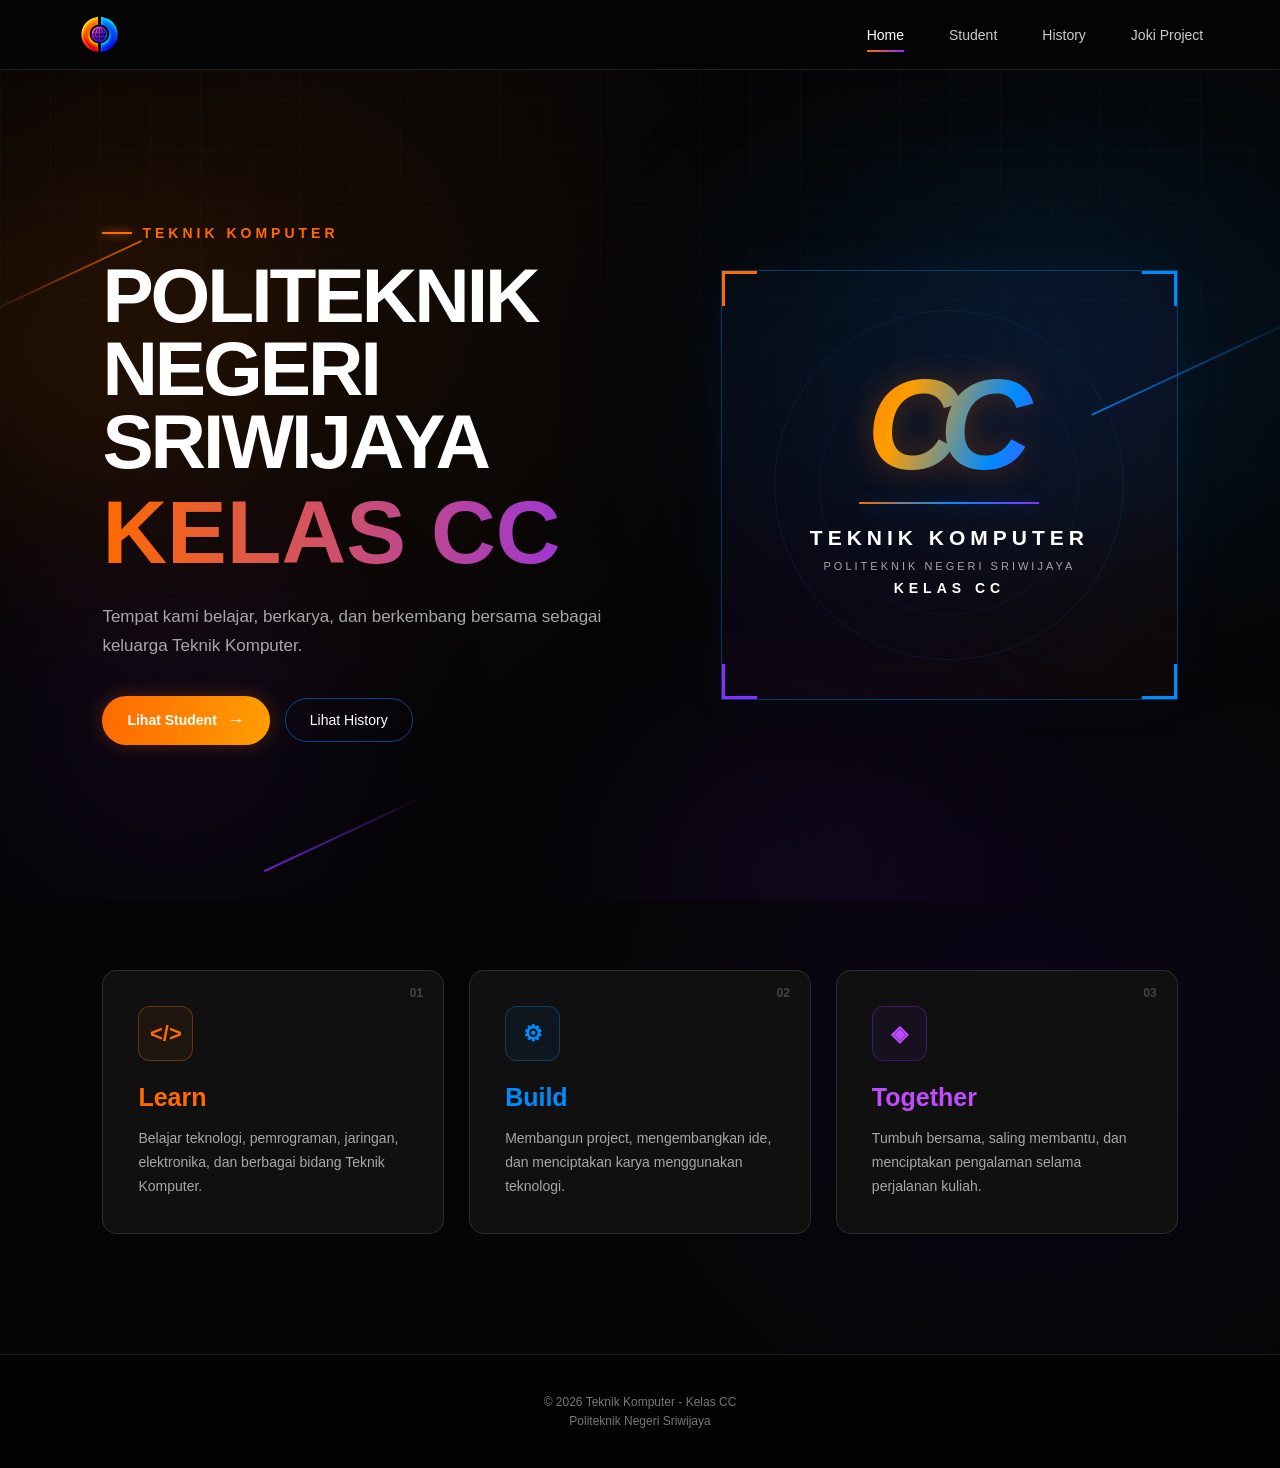
<file: index.html>
<!DOCTYPE html>
<html lang="id">

<head>
    <meta charset="UTF-8">
    <meta name="viewport" content="width=device-width, initial-scale=1.0">

    <title>Class CC - Teknik Komputer</title>

    <!-- CSS -->
    <link rel="stylesheet" href="css/style.css">
</head>

<body>

    <!-- ================= NAVBAR ================= -->

    <header>

        <nav class="navbar">

            <!-- Logo -->

            <div class="logo">
                <a href="index.html">
                    <img src="images/logo-cc.png" alt="Logo Kelas CC">
                </a>
            </div>


            <!-- Tombol Hamburger -->

            <button class="menu-button">

                <span></span>
                <span></span>
                <span></span>

            </button>


            <!-- Menu -->

            <ul class="nav-menu">

                <li>
                    <a href="index.html" class="active">
                        Home
                    </a>
                </li>

                <li>
                    <a href="student.html">
                        Student
                    </a>
                </li>

                <li>
                    <a href="history.html">
                        History
                    </a>
                </li>

                <li>
                    <a href="joki.html">
                        Joki Project
                    </a>
                </li>

            </ul>

        </nav>

    </header>


    <!-- ================= HOME ================= -->

    <main>

        <section class="hero">

            <!-- Dekorasi background -->

            <div class="hero-grid"></div>

            <div class="glow glow-orange"></div>
            <div class="glow glow-blue"></div>
            <div class="glow glow-purple"></div>


            <!-- Garis dekorasi -->

            <div class="tech-line line-1"></div>
            <div class="tech-line line-2"></div>
            <div class="tech-line line-3"></div>


            <!-- ================= HERO CONTENT ================= -->

            <div class="hero-content">

                <div class="hero-label">
                    <span></span>
                    TEKNIK KOMPUTER
                </div>


                <h1>
                    POLITEKNIK NEGERI
                    <br>
                    SRIWIJAYA
                </h1>


                <h2>
                    KELAS CC
                </h2>


                <p class="description">

                    Tempat kami belajar,
                    berkarya, dan berkembang
                    bersama sebagai keluarga
                    Teknik Komputer.

                </p>


                <div class="hero-buttons">

                    <a href="student.html" class="button">

                        Lihat Student

                        <span class="arrow">
                            →
                        </span>

                    </a>


                    <a href="history.html" class="button-outline">

                        Lihat History

                    </a>

                </div>

            </div>


            <!-- ================= CLASS LOGO ================= -->

            <div class="hero-visual">

                <div class="visual-frame">

                    <div class="corner corner-tl"></div>
                    <div class="corner corner-tr"></div>
                    <div class="corner corner-bl"></div>
                    <div class="corner corner-br"></div>


                    <div class="visual-content">

                        <div class="cc-logo">
                            CC
                        </div>


                        <div class="visual-line"></div>


                        <h3>
                            TEKNIK KOMPUTER
                        </h3>


                        <p>
                            POLITEKNIK NEGERI SRIWIJAYA
                        </p>


                        <strong>
                            KELAS CC
                        </strong>

                    </div>


                    <!-- Lingkaran dekorasi -->

                    <div class="circle circle-1"></div>
                    <div class="circle circle-2"></div>

                </div>

            </div>

        </section>


        <!-- ================= INTRO ================= -->

        <section class="intro">


            <!-- LEARN -->

            <div class="intro-card">

                <div class="card-number">
                    01
                </div>

                <div class="intro-icon orange-icon">
                    &lt;/&gt;
                </div>

                <h2>
                    Learn
                </h2>

                <p>
                    Belajar teknologi, pemrograman,
                    jaringan, elektronika, dan berbagai
                    bidang Teknik Komputer.
                </p>

            </div>


            <!-- BUILD -->

            <div class="intro-card">

                <div class="card-number">
                    02
                </div>

                <div class="intro-icon blue-icon">
                    ⚙
                </div>

                <h2>
                    Build
                </h2>

                <p>
                    Membangun project, mengembangkan
                    ide, dan menciptakan karya
                    menggunakan teknologi.
                </p>

            </div>


            <!-- TOGETHER -->

            <div class="intro-card">

                <div class="card-number">
                    03
                </div>

                <div class="intro-icon purple-icon">
                    ◈
                </div>

                <h2>
                    Together
                </h2>

                <p>
                    Tumbuh bersama, saling membantu,
                    dan menciptakan pengalaman
                    selama perjalanan kuliah.
                </p>

            </div>


        </section>

    </main>


    <!-- ================= FOOTER ================= -->

    <footer>

        <p>
            © 2026 Teknik Komputer - Kelas CC
        </p>

        <p>
            Politeknik Negeri Sriwijaya
        </p>

    </footer>

    <script src="js/script.js"></script>
</body>
</html>
</file>
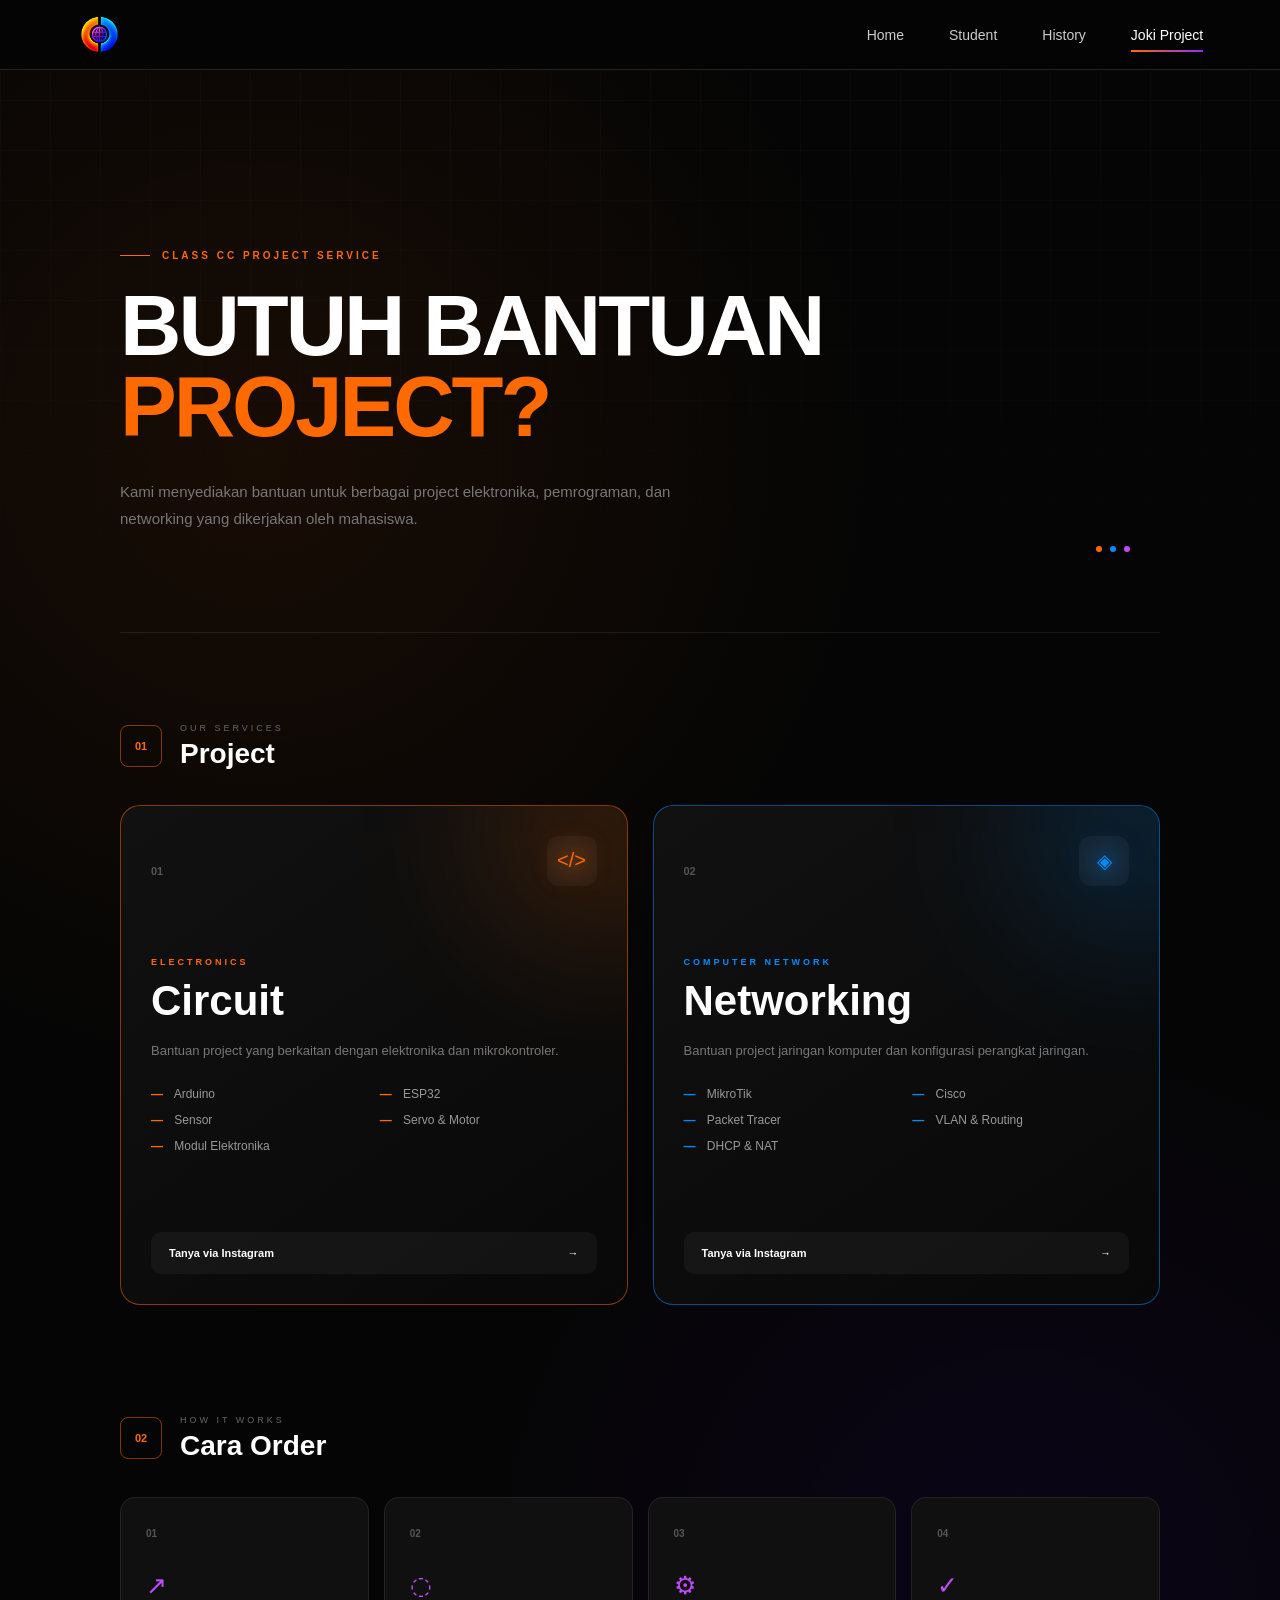
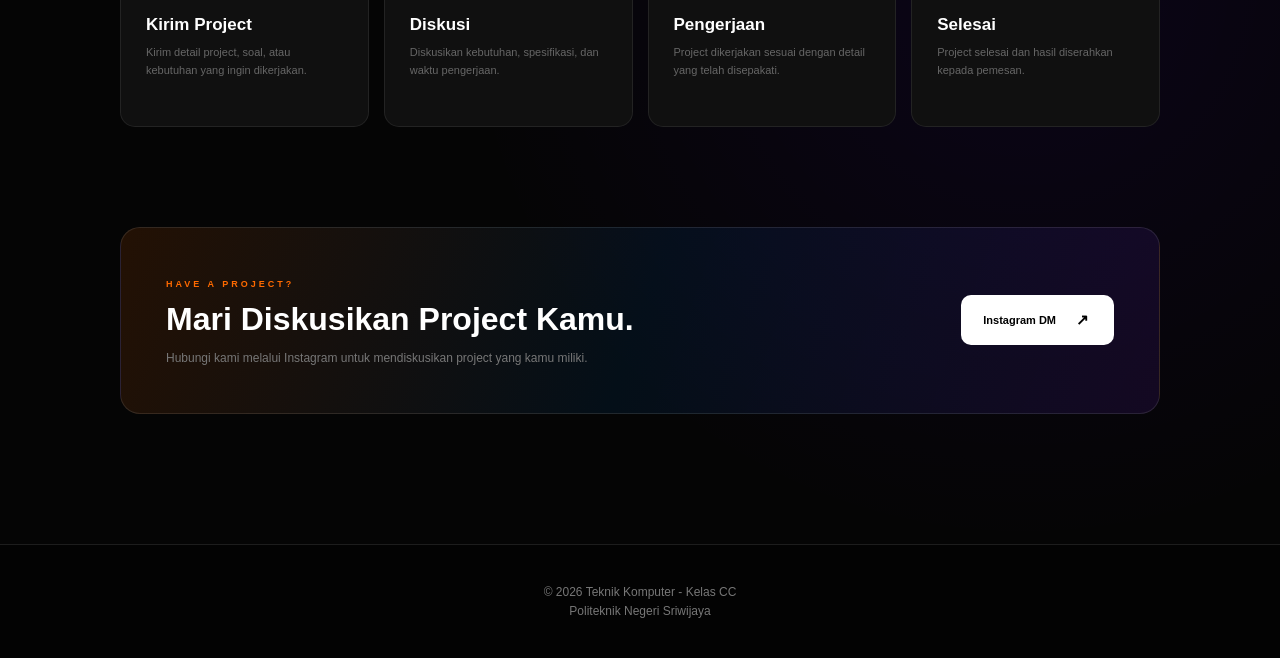
<file: joki.html>
<!DOCTYPE html>
<html lang="id">

<head>

    <meta charset="UTF-8">

    <meta
        name="viewport"
        content="width=device-width, initial-scale=1.0"
    >

    <title>Joki Project | Class CC</title>

    <link
        rel="stylesheet"
        href="css/style.css"
    >

</head>


<body>


    <!-- =========================
         NAVBAR
    ========================== -->

    <header>

        <nav class="navbar">

            <div class="logo">
                <a href="index.html">
                    <img src="images/logo-cc.png" alt="Logo Kelas CC">
                </a>
            </div>

            <button
                class="menu-button"
                aria-label="Buka menu"
            >

                <span></span>
                <span></span>
                <span></span>

            </button>


            <ul class="nav-menu">

                <li>
                    <a href="index.html">
                        Home
                    </a>
                </li>

                <li>
                    <a href="student.html">
                        Student
                    </a>
                </li>

                <li>
                    <a href="history.html">
                        History
                    </a>
                </li>

                <li>
                    <a
                        href="joki.html"
                        class="active"
                    >
                        Joki Project
                    </a>
                </li>

            </ul>

        </nav>

    </header>



    <!-- =========================
         MAIN
    ========================== -->

    <main>


        <section class="joki-page">


            <!-- =========================
                 HERO
            ========================== -->

            <div class="joki-hero">

                <div class="joki-label">

                    <span></span>

                    CLASS CC PROJECT SERVICE

                </div>


                <h1>

                    BUTUH BANTUAN
                    <br>

                    <strong>
                        PROJECT?
                    </strong>

                </h1>


                <p>

                    Kami menyediakan bantuan untuk
                    berbagai project elektronika,
                    pemrograman, dan networking
                    yang dikerjakan oleh mahasiswa.

                </p>


                <div class="joki-decoration">

                    <span></span>
                    <span></span>
                    <span></span>

                </div>

            </div>



            <!-- =========================
                 SERVICES
            ========================== -->

            <section class="joki-services">


                <div class="joki-section-title">

                    <span>01</span>

                    <div>

                        <p>
                            OUR SERVICES
                        </p>

                        <h2>
                            Project
                        </h2>

                    </div>

                </div>



                <div class="service-grid">


                    <!-- CIRCUIT -->

                    <article
                        class="service-card circuit"
                    >

                        <div class="service-top">

                            <span class="service-number">
                                01
                            </span>

                            <span class="service-icon">
                                &lt;/&gt;
                            </span>

                        </div>


                        <div class="service-content">

                            <span class="service-category">
                                ELECTRONICS
                            </span>

                            <h3>
                                Circuit
                            </h3>

                            <p>

                                Bantuan project yang
                                berkaitan dengan
                                elektronika dan
                                mikrokontroler.

                            </p>


                            <ul>

                                <li>
                                    Arduino
                                </li>

                                <li>
                                    ESP32
                                </li>

                                <li>
                                    Sensor
                                </li>

                                <li>
                                    Servo & Motor
                                </li>

                                <li>
                                    Modul Elektronika
                                </li>

                            </ul>

                        </div>


                        <a
                            href="https://instagram.com/cyberccode"
                            target="_blank"
                            class="service-button"
                        >

                            Tanya via Instagram

                            <span>
                                →
                            </span>

                        </a>

                    </article>



                    <!-- NETWORKING -->

                    <article
                        class="service-card networking"
                    >

                        <div class="service-top">

                            <span class="service-number">
                                02
                            </span>

                            <span class="service-icon">
                                ◈
                            </span>

                        </div>


                        <div class="service-content">

                            <span class="service-category">
                                COMPUTER NETWORK
                            </span>

                            <h3>
                                Networking
                            </h3>

                            <p>

                                Bantuan project
                                jaringan komputer
                                dan konfigurasi
                                perangkat jaringan.

                            </p>


                            <ul>

                                <li>
                                    MikroTik
                                </li>

                                <li>
                                    Cisco
                                </li>

                                <li>
                                    Packet Tracer
                                </li>

                                <li>
                                    VLAN & Routing
                                </li>

                                <li>
                                    DHCP & NAT
                                </li>

                            </ul>

                        </div>


                        <a
                            href="https://instagram.com/cyberccode"
                            target="_blank"
                            class="service-button"
                        >

                            Tanya via Instagram

                            <span>
                                →
                            </span>

                        </a>

                    </article>


                </div>

            </section>



            <!-- =========================
                 HOW IT WORKS
            ========================== -->

            <section class="how-section">


                <div class="joki-section-title">

                    <span>02</span>

                    <div>

                        <p>
                            HOW IT WORKS
                        </p>

                        <h2>
                            Cara Order
                        </h2>

                    </div>

                </div>



                <div class="order-grid">


                    <!-- STEP 1 -->

                    <article class="order-card">

                        <span class="order-number">
                            01
                        </span>

                        <div class="order-icon">
                            ↗
                        </div>

                        <h3>
                            Kirim Project
                        </h3>

                        <p>
                            Kirim detail project,
                            soal, atau kebutuhan
                            yang ingin dikerjakan.
                        </p>

                    </article>



                    <!-- STEP 2 -->

                    <article class="order-card">

                        <span class="order-number">
                            02
                        </span>

                        <div class="order-icon">
                            ◌
                        </div>

                        <h3>
                            Diskusi
                        </h3>

                        <p>
                            Diskusikan kebutuhan,
                            spesifikasi, dan
                            waktu pengerjaan.
                        </p>

                    </article>



                    <!-- STEP 3 -->

                    <article class="order-card">

                        <span class="order-number">
                            03
                        </span>

                        <div class="order-icon">
                            ⚙
                        </div>

                        <h3>
                            Pengerjaan
                        </h3>

                        <p>
                            Project dikerjakan
                            sesuai dengan detail
                            yang telah disepakati.
                        </p>

                    </article>



                    <!-- STEP 4 -->

                    <article class="order-card">

                        <span class="order-number">
                            04
                        </span>

                        <div class="order-icon">
                            ✓
                        </div>

                        <h3>
                            Selesai
                        </h3>

                        <p>
                            Project selesai dan
                            hasil diserahkan
                            kepada pemesan.
                        </p>

                    </article>


                </div>

            </section>



            <!-- =========================
                 CONTACT
            ========================== -->

            <section class="joki-contact">

                <div>

                    <span>
                        HAVE A PROJECT?
                    </span>

                    <h2>
                        Mari Diskusikan
                        Project Kamu.
                    </h2>

                    <p>

                        Hubungi kami melalui
                        Instagram untuk
                        mendiskusikan project
                        yang kamu miliki.

                    </p>

                </div>


                <a
                    href="https://instagram.com/cyberccode"
                    target="_blank"
                    class="instagram-button"
                >

                    Instagram DM

                    <span>
                        ↗
                    </span>

                </a>

            </section>


        </section>

    </main>



    <!-- =========================
         FOOTER
    ========================== -->

    <footer>

        <p>
            © 2026 Teknik Komputer - Kelas CC
        </p>

        <p>
            Politeknik Negeri Sriwijaya
        </p>

    </footer>



    <script src="js/script.js"></script>

</body>

</html>
</file>
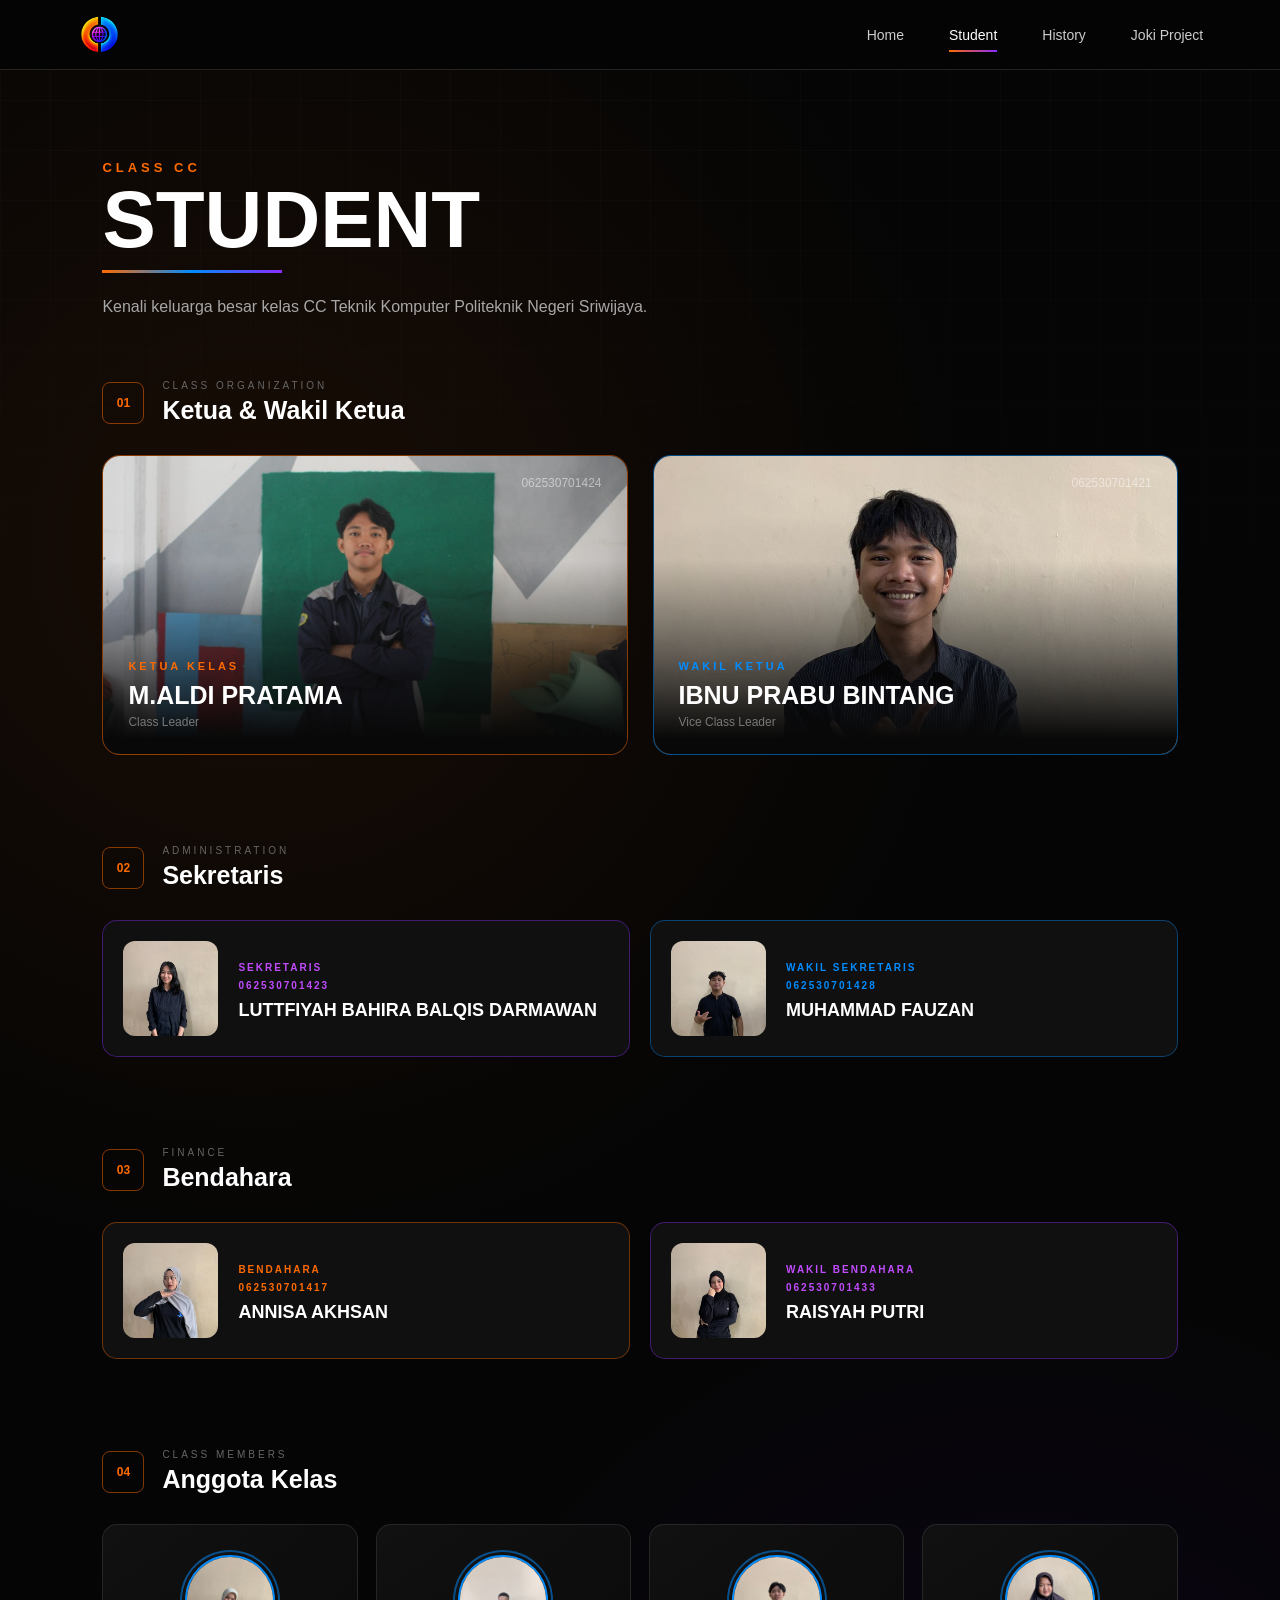
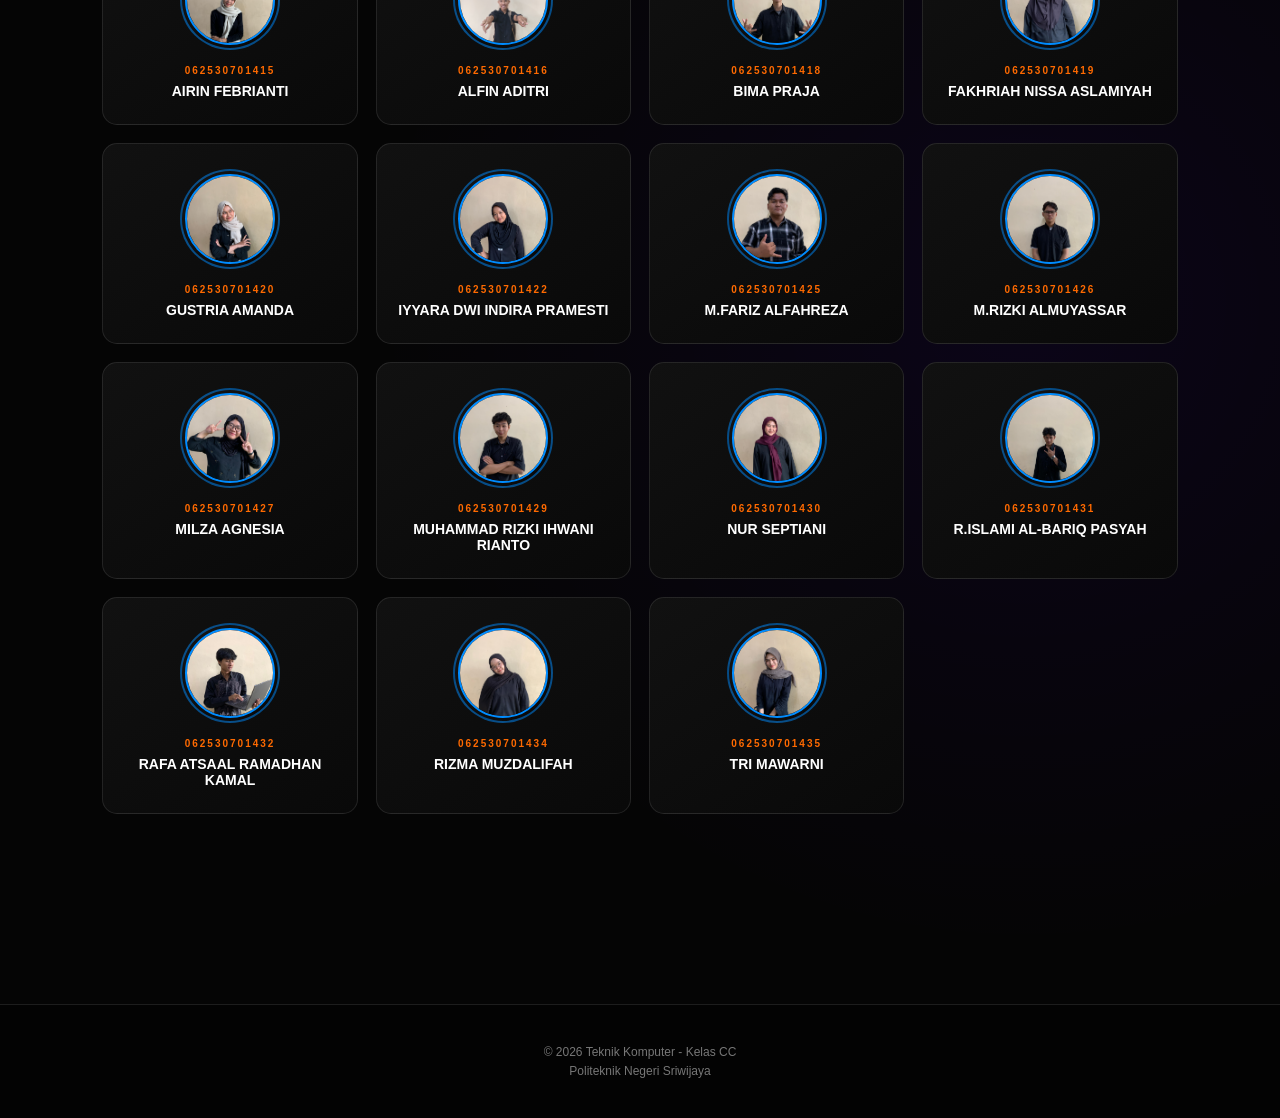
<file: student.html>
<!DOCTYPE html>
<html lang="id">

<head>

    <meta charset="UTF-8">

    <meta
        name="viewport"
        content="width=device-width, initial-scale=1.0"
    >

    <title>Student | Class CC</title>

    <link
        rel="stylesheet"
        href="css/style.css"
    >

</head>


<body>


    <!-- =====================================================
         NAVBAR
         ===================================================== -->

    <header>

        <nav class="navbar">


            <!-- LOGO -->

            <div class="logo">
                <a href="index.html">
                    <img src="images/logo-cc.png" alt="Logo Kelas CC">
                </a>
            </div>

            <!-- MOBILE MENU -->

            <button
                class="menu-button"
                aria-label="Buka menu"
            >

                <span></span>
                <span></span>
                <span></span>

            </button>


            <!-- NAVIGATION -->

            <ul class="nav-menu">

                <li>
                    <a href="index.html">
                        Home
                    </a>
                </li>

                <li>
                    <a
                        href="student.html"
                        class="active"
                    >
                        Student
                    </a>
                </li>

                <li>
                    <a href="history.html">
                        History
                    </a>
                </li>

                <li>
                    <a href="joki.html">
                        Joki Project
                    </a>
                </li>

            </ul>

        </nav>

    </header>



    <!-- =====================================================
         MAIN
         ===================================================== -->

    <main>


        <section class="student-page">


            <!-- PAGE TITLE -->

            <div class="page-title">

                <p>
                    CLASS CC
                </p>

                <h1>
                    STUDENT
                </h1>

                <span></span>

                <p>
                    Kenali keluarga besar kelas CC
                    Teknik Komputer Politeknik Negeri
                    Sriwijaya.
                </p>

            </div>



            <!-- =================================================
                 KETUA & WAKIL
                 ================================================= -->

            <section class="student-section leadership">


                <div class="section-heading">

                    <span>
                        01
                    </span>

                    <div>

                        <p>
                            CLASS ORGANIZATION
                        </p>

                        <h2>
                            Ketua & Wakil Ketua
                        </h2>

                    </div>

                </div>



                <div class="leaders">


                    <!-- KETUA -->

                    <article class="leader-card ketua">


                        <div class="leader-number">
                            062530701424
                        </div>


                        <div class="student-photo">

                            <img
                                src="images/students/ketua.jpeg"
                                alt="Ketua Kelas"
                            >

                        </div>


                        <div class="student-info">

                            <span>
                                KETUA KELAS
                            </span>

                            <h3>
                                M.ALDI PRATAMA
                            </h3>

                            <p>
                                Class Leader
                            </p>

                        </div>


                    </article>



                    <!-- WAKIL -->

                    <article class="leader-card wakil">


                        <div class="leader-number">
                            062530701421
                        </div>


                        <div class="student-photo">

                            <img
                                src="images/students/wakil-ketua.jpeg"
                                alt="Wakil Ketua"
                            >

                        </div>


                        <div class="student-info">

                            <span>
                                WAKIL KETUA
                            </span>

                            <h3>
                                IBNU PRABU BINTANG
                            </h3>

                            <p>
                                Vice Class Leader
                            </p>

                        </div>


                    </article>


                </div>

            </section>



            <!-- =================================================
                 SEKRETARIS
                 ================================================= -->

            <section class="student-section">


                <div class="section-heading">

                    <span>
                        02
                    </span>

                    <div>

                        <p>
                            ADMINISTRATION
                        </p>

                        <h2>
                            Sekretaris
                        </h2>

                    </div>

                </div>



                <div class="officer-grid">


                    <!-- SEKRETARIS -->

                    <article class="officer-card purple">


                        <div class="officer-photo">

                            <img
                                src="images/students/sekretaris.jpeg"
                                alt="Sekretaris"
                            >

                        </div>


                        <div>

                            <span>
                                SEKRETARIS
                            </span>
                            
                            <br>
                            <span>
                            062530701423
                            </span>

                            <h3>
                                LUTTFIYAH BAHIRA BALQIS DARMAWAN
                            </h3>

                        </div>


                    </article>



                    <!-- WAKIL SEKRETARIS -->

                    <article class="officer-card blue">


                        <div class="officer-photo">

                            <img
                                src="images/students/wakil-sekretaris.jpeg"
                                alt="Wakil Sekretaris"
                            >

                        </div>


                        <div>

                            <span>
                                WAKIL SEKRETARIS
                            </span>

                            <br>
                            <span>
                            062530701428
                            </span>

                            <h3>
                                MUHAMMAD FAUZAN
                            </h3>

                        </div>


                    </article>


                </div>

            </section>



            <!-- =================================================
                 BENDAHARA
                 ================================================= -->

            <section class="student-section">


                <div class="section-heading">

                    <span>
                        03
                    </span>

                    <div>

                        <p>
                            FINANCE
                        </p>

                        <h2>
                            Bendahara
                        </h2>

                    </div>

                </div>



                <div class="officer-grid">


                    <!-- BENDAHARA -->

                    <article class="officer-card orange">


                        <div class="officer-photo">

                            <img
                                src="images/students/bendahara.jpeg"
                                alt="Bendahara"
                            >

                        </div>


                        <div>

                            <span>
                                BENDAHARA
                            </span>

                            <br>
                            <span>
                            062530701417
                            </span>

                            <h3>
                                ANNISA AKHSAN
                            </h3>

                        </div>


                    </article>



                    <!-- WAKIL BENDAHARA -->

                    <article class="officer-card purple">


                        <div class="officer-photo">

                            <img
                                src="images/students/wakil-bendahara.jpeg"
                                alt="Wakil Bendahara"
                            >

                        </div>


                        <div>

                            <span>
                                WAKIL BENDAHARA
                            </span>

                            <br>
                            <span>
                            062530701433
                            </span>

                            <h3>
                                RAISYAH PUTRI
                            </h3>

                        </div>


                    </article>


                </div>

            </section>



            <!-- =================================================
                 ANGGOTA
                 ================================================= -->

            <section class="student-section members-section">


                <div class="section-heading">

                    <span>
                        04
                    </span>

                    <div>

                        <p>
                            CLASS MEMBERS
                        </p>

                        <h2>
                            Anggota Kelas
                        </h2>

                    </div>

                </div>



                <div class="members-grid">


                    <!-- MEMBER 01 -->

                    <article class="member-card">

                        <div class="member-photo">

                            <img
                                src="images/students/student-01.jpeg"
                                alt="Mahasiswa 01"
                            >

                        </div>

                        <span>
                            062530701415
                        </span>

                        <h3>
                            AIRIN FEBRIANTI
                        </h3>

                    </article>



                    <!-- MEMBER 02 -->

                    <article class="member-card">

                        <div class="member-photo">

                            <img
                                src="images/students/student-02.jpeg"
                                alt="Mahasiswa 02"
                            >

                        </div>

                        <span>
                            062530701416
                        </span>

                        <h3>
                            ALFIN ADITRI
                        </h3>

                    </article>



                    <!-- MEMBER 03 -->

                    <article class="member-card">

                        <div class="member-photo">

                            <img
                                src="images/students/student-03.jpeg"
                                alt="Mahasiswa 03"
                            >

                        </div>

                        <span>
                            062530701418
                        </span>

                        <h3>
                            BIMA PRAJA
                        </h3>

                    </article>



                    <!-- MEMBER 04 -->

                    <article class="member-card">

                        <div class="member-photo">

                            <img
                                src="images/students/student-04.jpeg"
                                alt="Mahasiswa 04"
                            >

                        </div>

                        <span>
                            062530701419
                        </span>

                        <h3>
                            FAKHRIAH NISSA ASLAMIYAH
                        </h3>

                    </article>



                    <!-- MEMBER 05 -->

                    <article class="member-card">

                        <div class="member-photo">

                            <img
                                src="images/students/student-05.jpeg"
                                alt="Mahasiswa 05"
                            >

                        </div>

                        <span>
                            062530701420
                        </span>

                        <h3>
                            GUSTRIA AMANDA
                        </h3>

                    </article>



                    <!-- MEMBER 06 -->

                    <article class="member-card">

                        <div class="member-photo">

                            <img
                                src="images/students/student-06.jpeg"
                                alt="Mahasiswa 06"
                            >

                        </div>

                        <span>
                            062530701422
                        </span>

                        <h3>
                            IYYARA DWI INDIRA PRAMESTI
                        </h3>

                    </article>



                    <!-- MEMBER 07 -->

                    <article class="member-card">

                        <div class="member-photo">

                            <img
                                src="images/students/student-07.jpeg"
                                alt="Mahasiswa 07"
                            >

                        </div>

                        <span>
                            062530701425
                        </span>

                        <h3>
                            M.FARIZ ALFAHREZA
                        </h3>

                    </article>



                    <!-- MEMBER 08 -->

                    <article class="member-card">

                        <div class="member-photo">

                            <img
                                src="images/students/student-08.jpeg"
                                alt="Mahasiswa 08"
                            >

                        </div>

                        <span>
                            062530701426
                        </span>

                        <h3>
                            M.RIZKI ALMUYASSAR
                        </h3>

                    </article>



                    <!-- MEMBER 09 -->

                    <article class="member-card">

                        <div class="member-photo">

                            <img
                                src="images/students/student-09.jpeg"
                                alt="Mahasiswa 09"
                            >

                        </div>

                        <span>
                            062530701427
                        </span>

                        <h3>
                            MILZA AGNESIA
                        </h3>

                    </article>



                    <!-- MEMBER 10 -->

                    <article class="member-card">

                        <div class="member-photo">

                            <img
                                src="images/students/student-10.jpeg"
                                alt="Mahasiswa 10"
                            >

                        </div>

                        <span>
                            062530701429
                        </span>

                        <h3>
                            MUHAMMAD RIZKI IHWANI RIANTO
                        </h3>

                    </article>



                    <!-- MEMBER 11 -->

                    <article class="member-card">

                        <div class="member-photo">

                            <img
                                src="images/students/student-11.jpeg"
                                alt="Mahasiswa 11"
                            >

                        </div>

                        <span>
                            062530701430
                        </span>

                        <h3>
                            NUR SEPTIANI
                        </h3>

                    </article>



                    <!-- MEMBER 12 -->

                    <article class="member-card">

                        <div class="member-photo">

                            <img
                                src="images/students/student-12.jpeg"
                                alt="Mahasiswa 12"
                            >

                        </div>

                        <span>
                            062530701431
                        </span>

                        <h3>
                            R.ISLAMI AL-BARIQ PASYAH
                        </h3>

                    </article>



                    <!-- MEMBER 13 -->

                    <article class="member-card">

                        <div class="member-photo">

                            <img
                                src="images/students/student-13.jpeg"
                                alt="Mahasiswa 13"
                            >

                        </div>

                        <span>
                            062530701432
                        </span>

                        <h3>
                            RAFA ATSAAL RAMADHAN KAMAL
                        </h3>

                    </article>



                    <!-- MEMBER 14 -->

                    <article class="member-card">

                        <div class="member-photo">

                            <img
                                src="images/students/student-14.jpeg"
                                alt="Mahasiswa 14"
                            >

                        </div>

                        <span>
                            062530701434
                        </span>

                        <h3>
                            RIZMA MUZDALIFAH
                        </h3>

                    </article>



                    <!-- MEMBER 15 -->

                    <article class="member-card">

                        <div class="member-photo">

                            <img
                                src="images/students/student-15.jpeg"
                                alt="Mahasiswa 15"
                            >

                        </div>

                        <span>
                            062530701435
                        </span>

                        <h3>
                            TRI MAWARNI
                        </h3>

                    </article>



                </div>

            </section>


        </section>

    </main>



    <!-- =====================================================
         FOOTER
         ===================================================== -->

    <footer>

        <p>
            © 2026 Teknik Komputer - Kelas CC
        </p>

        <p>
            Politeknik Negeri Sriwijaya
        </p>

    </footer>



    <!-- JAVASCRIPT -->

    <script src="js/script.js"></script>

</body>

</html>
</file>
<file: css/style.css>
/* =========================================================
   CLASS CC - GLOBAL STYLE
   Teknik Komputer - Politeknik Negeri Sriwijaya
   ========================================================= */


/* =========================================================
   1. RESET
   ========================================================= */

* {
    margin: 0;
    padding: 0;
    box-sizing: border-box;
}


html {
    scroll-behavior: smooth;
}


body {
    font-family: Arial, Helvetica, sans-serif;

    background:
        radial-gradient(
            circle at 20% 20%,
            rgba(255, 102, 0, 0.08),
            transparent 30%
        ),
        radial-gradient(
            circle at 80% 70%,
            rgba(85, 0, 255, 0.08),
            transparent 30%
        ),
        #050505;

    color: #ffffff;

    min-height: 100vh;

    overflow-x: hidden;
}


a {
    text-decoration: none;
    color: inherit;
}


ul {
    list-style: none;
}


img {
    max-width: 100%;
    display: block;
}


/* =========================================================
   2. VARIABLE WARNA
   ========================================================= */

:root {

    --black: #050505;
    --black-soft: #0b0b0b;
    --black-card: #101010;

    --white: #ffffff;
    --gray: #a7a7a7;

    --orange: #ff6a00;
    --orange-light: #ff9d00;

    --blue: #008cff;
    --blue-light: #00c6ff;

    --purple: #8b2cff;
    --purple-light: #c14cff;

    --border: rgba(255, 255, 255, 0.12);

}


/* =========================================================
   3. NAVBAR
   ========================================================= */

header {
    position: relative;
    z-index: 1000;
}


.navbar {

    width: 100%;

    min-height: 70px;

    padding: 0 6%;

    display: flex;

    align-items: center;

    justify-content: space-between;

    background: rgba(5, 5, 5, 0.92);

    border-bottom: 1px solid rgba(255, 255, 255, 0.12);

    backdrop-filter: blur(15px);

    position: sticky;

    top: 0;

}


/* Logo */

.logo {
    display: flex;
    align-items: center;
}

.logo a {
    display: flex;
    align-items: center;
    text-decoration: none;
}

.logo img {
    width: 45px;
    height: 45px;
    object-fit: contain;
    display: block;
}


.logo a:hover {

    filter:
        drop-shadow(0 0 10px rgba(255, 106, 0, 0.6))
        drop-shadow(0 0 15px rgba(0, 140, 255, 0.4));

}


/* Menu */

.nav-menu {

    display: flex;

    align-items: center;

    gap: 45px;

}


.nav-menu li a {

    position: relative;

    font-size: 14px;

    color: #cccccc;

    transition: 0.3s;

    padding: 25px 0;

}


.nav-menu li a:hover {

    color: var(--white);

}


/* Garis ketika hover */

.nav-menu li a::after {

    content: "";

    position: absolute;

    left: 0;

    bottom: 16px;

    width: 0;

    height: 2px;

    background:
        linear-gradient(
            90deg,
            var(--orange),
            var(--purple)
        );

    transition: 0.3s;

}


.nav-menu li a:hover::after {

    width: 100%;

}


/* =========================================================
   4. HERO HOME
   ========================================================= */

.hero {

    min-height: calc(100vh - 70px);

    padding: 80px 8%;

    display: grid;

    grid-template-columns: 1.1fr 0.9fr;

    align-items: center;

    gap: 60px;

    position: relative;

    overflow: hidden;

}


/* Background glow */

.hero::before {

    content: "";

    position: absolute;

    width: 450px;

    height: 450px;

    background: var(--blue);

    opacity: 0.08;

    filter: blur(100px);

    border-radius: 50%;

    right: 10%;

    top: 10%;

}


.hero::after {

    content: "";

    position: absolute;

    width: 350px;

    height: 350px;

    background: var(--purple);

    opacity: 0.08;

    filter: blur(100px);

    border-radius: 50%;

    left: 0;

    bottom: 0;

}


/* Hero content */

.hero-content {

    position: relative;

    z-index: 2;

}


.subtitle {

    color: var(--orange);

    font-size: 16px;

    font-weight: bold;

    letter-spacing: 4px;

    margin-bottom: 15px;

}


.hero h1 {

    font-size: clamp(45px, 6vw, 82px);

    line-height: 0.95;

    font-weight: 900;

    letter-spacing: -3px;

}


.hero h2 {

    font-size: clamp(50px, 7vw, 95px);

    line-height: 1;

    margin-top: 10px;

    font-weight: 900;

    background:
        linear-gradient(
            90deg,
            var(--orange),
            var(--purple)
        );

    -webkit-background-clip: text;

    background-clip: text;

    color: transparent;

}


.description {

    max-width: 500px;

    color: var(--gray);

    font-size: 17px;

    line-height: 1.7;

    margin: 25px 0 35px;

}


/* =========================================================
   5. BUTTON
   ========================================================= */

.button {

    display: inline-flex;

    align-items: center;

    justify-content: center;

    padding: 14px 25px;

    border-radius: 30px;

    background:
        linear-gradient(
            90deg,
            var(--orange),
            var(--orange-light)
        );

    color: #ffffff;

    font-weight: bold;

    font-size: 14px;

    box-shadow:
        0 0 20px rgba(255, 106, 0, 0.25);

    transition: 0.3s;

}


.button:hover {

    transform: translateY(-3px);

    box-shadow:
        0 0 30px rgba(255, 106, 0, 0.5);

}


/* =========================================================
   6. LOGO BESAR HOME
   ========================================================= */

.hero-logo {

    position: relative;

    z-index: 2;

    min-height: 400px;

    display: flex;

    flex-direction: column;

    align-items: center;

    justify-content: center;

    text-align: center;

    border: 1px solid rgba(0, 140, 255, 0.35);

    border-radius: 20px;

    background:
        linear-gradient(
            145deg,
            rgba(0, 140, 255, 0.06),
            rgba(139, 44, 255, 0.04),
            rgba(255, 106, 0, 0.05)
        );

    box-shadow:
        inset 0 0 40px rgba(0, 140, 255, 0.03),
        0 0 40px rgba(0, 140, 255, 0.06);

}


.cc-logo {

    font-size: 120px;

    font-weight: 900;

    font-style: italic;

    letter-spacing: -20px;

    padding-right: 20px;

    background:
        linear-gradient(
            110deg,
            var(--orange),
            var(--orange-light),
            var(--blue),
            var(--purple)
        );

    -webkit-background-clip: text;

    background-clip: text;

    color: transparent;

    filter:
        drop-shadow(0 0 15px rgba(255, 106, 0, 0.3));

}


.hero-logo h3 {

    margin-top: 15px;

    font-size: 22px;

    letter-spacing: 5px;

}


.hero-logo p {

    color: var(--gray);

    font-size: 12px;

    letter-spacing: 3px;

    margin-top: 10px;

}


.hero-logo strong {

    margin-top: 8px;

    font-size: 14px;

    letter-spacing: 4px;

}


/* =========================================================
   7. INTRO CARD
   ========================================================= */

.intro {

    padding: 70px 8%;

    display: grid;

    grid-template-columns:
        repeat(3, 1fr);

    gap: 25px;

}


.intro-card {

    padding: 35px;

    background: var(--black-card);

    border: 1px solid var(--border);

    border-radius: 15px;

    position: relative;

    overflow: hidden;

    transition: 0.3s;

}


.intro-card:hover {

    transform: translateY(-7px);

    border-color: var(--blue);

    box-shadow:
        0 0 25px rgba(0, 140, 255, 0.12);

}


.intro-card:nth-child(1) h2 {

    color: var(--orange);

}


.intro-card:nth-child(2) h2 {

    color: var(--blue);

}


.intro-card:nth-child(3) h2 {

    color: var(--purple-light);

}


.intro-card h2 {

    font-size: 25px;

    margin-bottom: 15px;

}


.intro-card p {

    color: var(--gray);

    line-height: 1.7;

    font-size: 14px;

}


/* =========================================================
   8. PAGE TITLE
   ========================================================= */

.page-title {

    margin-bottom: 60px;

}


.page-title > p:first-child {

    color: var(--orange);

    font-size: 13px;

    font-weight: bold;

    letter-spacing: 4px;

}


.page-title h1 {

    font-size: clamp(45px, 7vw, 80px);

    line-height: 1;

    margin: 5px 0 10px;

    font-weight: 900;

}


.page-title span {

    display: block;

    width: 180px;

    height: 3px;

    background:
        linear-gradient(
            90deg,
            var(--orange),
            var(--blue),
            var(--purple)
        );

    margin-bottom: 20px;

}


.page-title > p:last-child {

    color: var(--gray);

    max-width: 600px;

    line-height: 1.7;

}


/* =========================================================
   9. STUDENT PAGE
   ========================================================= */

.student-page {

    padding: 90px 8%;

}


.organization {

    margin-bottom: 70px;

}


.organization > h2 {

    font-size: 14px;

    letter-spacing: 3px;

    margin-bottom: 25px;

    color: var(--orange);

}


.leader-container {

    display: grid;

    grid-template-columns: repeat(2, 1fr);

    gap: 20px;

}


.student-card {

    display: flex;

    align-items: center;

    gap: 20px;

    padding: 18px;

    background: var(--black-card);

    border: 1px solid rgba(255, 255, 255, 0.12);

    border-radius: 14px;

    transition: 0.3s;

}


.student-card:hover {

    transform: translateY(-4px);

    border-color: var(--blue);

}


.student-card img {

    width: 90px;

    height: 90px;

    object-fit: cover;

    border-radius: 10px;

    border: 1px solid var(--blue);

}


.student-card span {

    color: var(--orange);

    font-size: 11px;

    letter-spacing: 2px;

}


.student-card h3 {

    margin-top: 7px;

    font-size: 18px;

}


/* Ketua */

.student-card.leader {

    border-color: rgba(0, 140, 255, 0.5);

    background:
        linear-gradient(
            135deg,
            rgba(0, 140, 255, 0.08),
            rgba(139, 44, 255, 0.05)
        );

}


.student-card.leader img {

    width: 110px;

    height: 110px;

    border-color: var(--orange);

}


/* Members */

.members-grid {

    display: grid;

    grid-template-columns:
        repeat(4, 1fr);

    gap: 15px;

}


.member-card {

    text-align: center;

    padding: 20px 10px;

    background: var(--black-card);

    border: 1px solid rgba(255, 255, 255, 0.1);

    border-radius: 12px;

    transition: 0.3s;

}


.member-card:hover {

    transform: translateY(-5px);

    border-color: var(--purple);

}


.member-card img {

    width: 85px;

    height: 85px;

    margin: auto;

    object-fit: cover;

    border-radius: 50%;

    border: 2px solid var(--blue);

}


.member-card span {

    display: block;

    color: var(--orange);

    font-size: 11px;

    margin-top: 10px;

}


.member-card h3 {

    font-size: 14px;

    margin-top: 5px;

}


/* =========================================================
   10. HISTORY
   ========================================================= */

.history-page {

    padding: 90px 8%;

}


.semester {

    margin-bottom: 70px;

    padding: 30px;

    background: var(--black-card);

    border: 1px solid rgba(255, 255, 255, 0.1);

    border-radius: 18px;

}


.semester-title {

    margin-bottom: 25px;

}


.semester-title span {

    color: var(--orange);

    font-size: 12px;

    font-weight: bold;

    letter-spacing: 3px;

}


.semester-title h2 {

    font-size: 28px;

    margin-top: 7px;

}


/* Gallery */

.gallery {

    display: grid;

    grid-template-columns:
        repeat(3, 1fr);

    gap: 18px;

}


.gallery figure {

    overflow: hidden;

    border-radius: 12px;

    border: 1px solid rgba(255, 255, 255, 0.1);

    background: #080808;

}


.gallery img {

    width: 100%;

    height: 220px;

    object-fit: cover;

    transition: 0.5s;

}


.gallery figure:hover img {

    transform: scale(1.06);

}


.gallery figcaption {

    padding: 12px;

    font-size: 13px;

    color: var(--gray);

}


/* =========================================================
   11. PROJECT SERVICE
   ========================================================= */

.service-page {

    padding: 90px 8%;

}


.service-container {

    display: grid;

    grid-template-columns: repeat(2, 1fr);

    gap: 25px;

}


.service-card {

    padding: 35px;

    background: var(--black-card);

    border-radius: 18px;

    border: 1px solid rgba(255, 255, 255, 0.12);

    transition: 0.3s;

}


.service-card:first-child {

    border-color:
        rgba(255, 106, 0, 0.5);

}


.service-card:last-child {

    border-color:
        rgba(0, 140, 255, 0.5);

}


.service-card:hover {

    transform: translateY(-6px);

}


.service-icon {

    font-size: 40px;

    margin-bottom: 20px;

}


.service-card:first-child .service-icon {

    filter:
        drop-shadow(0 0 10px var(--orange));

}


.service-card:last-child .service-icon {

    filter:
        drop-shadow(0 0 10px var(--blue));

}


.service-card h2 {

    font-size: 27px;

    margin-bottom: 12px;

}


.service-card:first-child h2 {

    color: var(--orange);

}


.service-card:last-child h2 {

    color: var(--blue);

}


.service-card p {

    color: var(--gray);

    line-height: 1.7;

    margin-bottom: 25px;

}


.service-card ul {

    display: grid;

    gap: 12px;

}


.service-card li {

    color: #dddddd;

    font-size: 14px;

}


.service-card li::before {

    content: "✓";

    margin-right: 10px;

    color: var(--orange);

    font-weight: bold;

}


.service-card:last-child li::before {

    color: var(--blue);

}


/* =========================================================
   12. CONTACT SERVICE
   ========================================================= */

.contact-service {

    margin-top: 60px;

    padding: 50px;

    text-align: center;

    border-radius: 18px;

    border: 1px solid rgba(139, 44, 255, 0.4);

    background:
        linear-gradient(
            135deg,
            rgba(255, 106, 0, 0.05),
            rgba(0, 140, 255, 0.05),
            rgba(139, 44, 255, 0.08)
        );

}


.contact-service h2 {

    font-size: 30px;

    margin-bottom: 15px;

}


.contact-service p {

    color: var(--gray);

    margin-bottom: 25px;

    line-height: 1.7;

}


/* =========================================================
   13. FOOTER
   ========================================================= */

footer {

    margin-top: 50px;

    padding: 35px 8%;

    text-align: center;

    border-top:
        1px solid rgba(255, 255, 255, 0.1);

    background: #030303;

}


footer p {

    color: #777;

    font-size: 12px;

    margin: 5px 0;

}


/* =========================================================
   14. RESPONSIVE TABLET
   ========================================================= */

@media (max-width: 900px) {


    /* Navbar */

    .navbar {

        padding: 0 5%;

    }


    .nav-menu {

        gap: 20px;

    }


    /* Home */

    .hero {

        grid-template-columns: 1fr;

        text-align: center;

        padding-top: 60px;

    }


    .hero-content {

        display: flex;

        flex-direction: column;

        align-items: center;

    }


    .hero-logo {

        min-height: 350px;

    }


    /* Intro */

    .intro {

        grid-template-columns: 1fr;

    }


    /* Members */

    .members-grid {

        grid-template-columns:
            repeat(3, 1fr);

    }


    /* History */

    .gallery {

        grid-template-columns:
            repeat(2, 1fr);

    }


}


/* =========================================================
   15. RESPONSIVE HP
   ========================================================= */

@media (max-width: 600px) {


    /* Navbar */

    .navbar {

        min-height: 60px;

        padding: 0 20px;

    }


    .logo a {

        font-size: 27px;

    }


    .nav-menu {

        gap: 15px;

    }


    .nav-menu li a {

        font-size: 11px;

        padding: 22px 0;

    }


    .nav-menu li a::after {

        bottom: 13px;

    }


    /* Hero */

    .hero {

        padding: 60px 20px;

        min-height: auto;

    }


    .hero h1 {

        font-size: 43px;

        letter-spacing: -2px;

    }


    .hero h2 {

        font-size: 55px;

    }


    .description {

        font-size: 14px;

    }


    .hero-logo {

        min-height: 280px;

    }


    .cc-logo {

        font-size: 85px;

    }


    .hero-logo h3 {

        font-size: 16px;

        letter-spacing: 3px;

    }


    .hero-logo p {

        font-size: 9px;

    }


    /* Intro */

    .intro {

        padding: 40px 20px;

    }


    /* Page */

    .student-page,
    .history-page,
    .service-page {

        padding: 60px 20px;

    }


    .page-title {

        margin-bottom: 40px;

    }


    .page-title h1 {

        font-size: 50px;

    }


    /* Leadership */

    .leader-container {

        grid-template-columns: 1fr;

    }


    .student-card.leader img {

        width: 80px;

        height: 80px;

    }


    .student-card img {

        width: 70px;

        height: 70px;

    }


    /* Members */

    .members-grid {

        grid-template-columns:
            repeat(2, 1fr);

    }


    .member-card img {

        width: 70px;

        height: 70px;

    }


    /* History */

    .semester {

        padding: 18px;

    }


    .gallery {

        grid-template-columns: 1fr;

    }


    .gallery img {

        height: 220px;

    }


    /* Service */

    .service-container {

        grid-template-columns: 1fr;

    }


    .service-card {

        padding: 25px;

    }


    .contact-service {

        padding: 35px 20px;

    }


    .contact-service h2 {

        font-size: 24px;

    }


    /* Footer */

    footer {

        padding: 30px 20px;

    }

}
/* =========================================================
   MOBILE NAVIGATION
   ========================================================= */

.menu-button {

    display: none;

    width: 40px;
    height: 40px;

    border: none;

    background: transparent;

    cursor: pointer;

    flex-direction: column;

    justify-content: center;

    align-items: center;

    gap: 5px;

}


.menu-button span {

    display: block;

    width: 24px;

    height: 2px;

    background: white;

    border-radius: 5px;

    transition: 0.3s;

}


/* =========================================================
   ACTIVE MENU
   ========================================================= */

.nav-menu li a.active {

    color: white;

}


.nav-menu li a.active::after {

    width: 100%;

}

/* =========================================================
   HOME - FUTURISTIC HERO
   ========================================================= */


/* =========================================================
   HERO
   ========================================================= */

.hero {

    position: relative;

    min-height: calc(100vh - 70px);

    overflow: hidden;

}


/* =========================================================
   GRID BACKGROUND
   ========================================================= */

.hero-grid {

    position: absolute;

    inset: 0;

    opacity: 0.12;

    background-image:
        linear-gradient(
            rgba(255, 255, 255, 0.04) 1px,
            transparent 1px
        ),
        linear-gradient(
            90deg,
            rgba(255, 255, 255, 0.04) 1px,
            transparent 1px
        );

    background-size: 50px 50px;

    mask-image:
        linear-gradient(
            to bottom,
            black,
            transparent
        );

    pointer-events: none;

}


/* =========================================================
   GLOW
   ========================================================= */

.glow {

    position: absolute;

    border-radius: 50%;

    filter: blur(100px);

    pointer-events: none;

}


.glow-orange {

    width: 350px;

    height: 350px;

    background: var(--orange);

    opacity: 0.08;

    left: -100px;

    top: 100px;

}


.glow-blue {

    width: 450px;

    height: 450px;

    background: var(--blue);

    opacity: 0.08;

    right: -100px;

    top: 50px;

}


.glow-purple {

    width: 350px;

    height: 350px;

    background: var(--purple);

    opacity: 0.07;

    right: 25%;

    bottom: -150px;

}


/* =========================================================
   TECH LINES
   ========================================================= */

.tech-line {

    position: absolute;

    height: 2px;

    opacity: 0.8;

    transform: rotate(-25deg);

}


.line-1 {

    width: 180px;

    left: -30px;

    top: 25%;

    background:
        linear-gradient(
            90deg,
            transparent,
            var(--orange)
        );

}


.line-2 {

    width: 250px;

    right: -50px;

    top: 35%;

    background:
        linear-gradient(
            90deg,
            var(--blue),
            transparent
        );

}


.line-3 {

    width: 180px;

    left: 20%;

    bottom: 8%;

    background:
        linear-gradient(
            90deg,
            var(--purple),
            transparent
        );

}


/* =========================================================
   HERO CONTENT
   ========================================================= */

.hero-content {

    animation:
        heroAppear 1s ease forwards;

}


@keyframes heroAppear {

    from {

        opacity: 0;

        transform:
            translateY(25px);

    }

    to {

        opacity: 1;

        transform:
            translateY(0);

    }

}


/* =========================================================
   LABEL
   ========================================================= */

.hero-label {

    display: flex;

    align-items: center;

    gap: 10px;

    color: var(--orange);

    font-size: 14px;

    font-weight: bold;

    letter-spacing: 4px;

    margin-bottom: 18px;

}


.hero-label span {

    width: 30px;

    height: 2px;

    background: var(--orange);

    box-shadow:
        0 0 10px var(--orange);

}


/* =========================================================
   HERO BUTTONS
   ========================================================= */

.hero-buttons {

    display: flex;

    align-items: center;

    gap: 15px;

}


.arrow {

    margin-left: 10px;

    font-size: 18px;

}


.button-outline {

    display: inline-flex;

    align-items: center;

    justify-content: center;

    padding: 13px 24px;

    border-radius: 30px;

    border: 1px solid rgba(0, 140, 255, 0.5);

    color: #ffffff;

    font-size: 14px;

    transition: 0.3s;

}


.button-outline:hover {

    border-color: var(--blue);

    background:
        rgba(0, 140, 255, 0.08);

    box-shadow:
        0 0 20px rgba(0, 140, 255, 0.2);

}


/* =========================================================
   HERO VISUAL
   ========================================================= */

.hero-visual {

    position: relative;

    z-index: 2;

    animation:
        visualAppear 1.2s ease forwards;

}


@keyframes visualAppear {

    from {

        opacity: 0;

        transform:
            translateX(40px)
            scale(0.95);

    }

    to {

        opacity: 1;

        transform:
            translateX(0)
            scale(1);

    }

}


.visual-frame {

    position: relative;

    min-height: 430px;

    display: flex;

    align-items: center;

    justify-content: center;

    border: 1px solid rgba(0, 140, 255, 0.35);

    background:
        linear-gradient(
            145deg,
            rgba(0, 140, 255, 0.04),
            rgba(139, 44, 255, 0.04),
            rgba(255, 106, 0, 0.04)
        );

    overflow: hidden;

    box-shadow:
        0 0 50px rgba(0, 140, 255, 0.05);

}


/* =========================================================
   FRAME CORNERS
   ========================================================= */

.corner {

    position: absolute;

    width: 35px;

    height: 35px;

}


.corner-tl {

    top: 0;

    left: 0;

    border-top: 3px solid var(--orange);

    border-left: 3px solid var(--orange);

}


.corner-tr {

    top: 0;

    right: 0;

    border-top: 3px solid var(--blue);

    border-right: 3px solid var(--blue);

}


.corner-bl {

    bottom: 0;

    left: 0;

    border-bottom: 3px solid var(--purple);

    border-left: 3px solid var(--purple);

}


.corner-br {

    bottom: 0;

    right: 0;

    border-bottom: 3px solid var(--blue);

    border-right: 3px solid var(--blue);

}


/* =========================================================
   VISUAL CONTENT
   ========================================================= */

.visual-content {

    text-align: center;

    position: relative;

    z-index: 5;

}


.visual-content .cc-logo {

    font-size: clamp(90px, 10vw, 150px);

    line-height: 0.8;

    margin-bottom: 25px;

}


.visual-line {

    width: 180px;

    height: 2px;

    margin: auto;

    background:
        linear-gradient(
            90deg,
            var(--orange),
            var(--blue),
            var(--purple)
        );

    box-shadow:
        0 0 15px rgba(0, 140, 255, 0.4);

}


.visual-content h3 {

    margin-top: 22px;

    font-size: 21px;

    letter-spacing: 5px;

}


.visual-content p {

    margin-top: 10px;

    font-size: 11px;

    color: var(--gray);

    letter-spacing: 3px;

}


.visual-content strong {

    display: block;

    margin-top: 8px;

    font-size: 14px;

    letter-spacing: 5px;

    color: #ffffff;

}


/* =========================================================
   CIRCLES
   ========================================================= */

.circle {

    position: absolute;

    border-radius: 50%;

    border: 1px solid;

    pointer-events: none;

}


.circle-1 {

    width: 350px;

    height: 350px;

    border-color:
        rgba(0, 140, 255, 0.12);

}


.circle-2 {

    width: 260px;

    height: 260px;

    border-color:
        rgba(139, 44, 255, 0.1);

}


/* =========================================================
   INTRO CARD UPDATE
   ========================================================= */

.intro-card {

    position: relative;

    overflow: hidden;

}


.card-number {

    position: absolute;

    right: 20px;

    top: 15px;

    font-size: 12px;

    color: #444;

    font-weight: bold;

}


.intro-icon {

    width: 55px;

    height: 55px;

    display: flex;

    align-items: center;

    justify-content: center;

    border-radius: 12px;

    margin-bottom: 22px;

    font-size: 22px;

    font-weight: bold;

}


.orange-icon {

    color: var(--orange);

    border: 1px solid
        rgba(255, 106, 0, 0.35);

    background:
        rgba(255, 106, 0, 0.06);

}


.blue-icon {

    color: var(--blue);

    border: 1px solid
        rgba(0, 140, 255, 0.35);

    background:
        rgba(0, 140, 255, 0.06);

}


.purple-icon {

    color: var(--purple-light);

    border: 1px solid
        rgba(139, 44, 255, 0.35);

    background:
        rgba(139, 44, 255, 0.06);

}


/* =========================================================
   CARD HOVER
   ========================================================= */

.intro-card::before {

    content: "";

    position: absolute;

    width: 100px;

    height: 100px;

    border-radius: 50%;

    filter: blur(60px);

    opacity: 0;

    transition: 0.4s;

}


.intro-card:hover::before {

    opacity: 0.15;

}


.intro-card:nth-child(1)::before {

    background: var(--orange);

}


.intro-card:nth-child(2)::before {

    background: var(--blue);

}


.intro-card:nth-child(3)::before {

    background: var(--purple);

}


/* =========================================================
   MOBILE
   ========================================================= */

@media (max-width: 600px) {

    .navbar {

        position: sticky;

        top: 0;

        z-index: 1000;

    }


    .menu-button {

        display: flex;

        z-index: 1001;

    }


    .nav-menu {

        position: absolute;

        top: 60px;

        left: 0;

        width: 100%;

        padding: 20px;

        display: flex;

        flex-direction: column;

        align-items: flex-start;

        gap: 0;

        background: rgba(5, 5, 5, 0.98);

        border-bottom: 1px solid rgba(255, 255, 255, 0.1);

        transform: translateY(-20px);

        opacity: 0;

        visibility: hidden;

        transition: 0.3s;

    }


    .nav-menu.active {

        transform: translateY(0);

        opacity: 1;

        visibility: visible;

    }


    .nav-menu li {

        width: 100%;

    }


    .nav-menu li a {

        display: block;

        width: 100%;

        padding: 15px 5px;

        font-size: 14px;

    }


    .nav-menu li a::after {

        bottom: 5px;

    }


    /* Hamburger berubah menjadi X */

    .menu-button.active span:nth-child(1) {

        transform:
            translateY(7px)
            rotate(45deg);

    }


    .menu-button.active span:nth-child(2) {

        opacity: 0;

    }


    .menu-button.active span:nth-child(3) {

        transform:
            translateY(-7px)
            rotate(-45deg);

    }

}
/* =========================================================
   HOME MOBILE UPDATE
   ========================================================= */

@media (max-width: 900px) {

    .hero {

        padding-top: 70px;

        padding-bottom: 70px;

    }


    .hero-visual {

        width: 100%;

        max-width: 600px;

        margin: auto;

    }


    .visual-frame {

        min-height: 350px;

    }

}


@media (max-width: 600px) {

    .hero {

        padding:
            55px 20px
            60px;

    }


    .hero-label {

        font-size: 11px;

        letter-spacing: 3px;

    }


    .hero-buttons {

        flex-direction: column;

        width: 100%;

    }


    .hero-buttons .button,
    .hero-buttons .button-outline {

        width: 100%;

    }


    .visual-frame {

        min-height: 300px;

    }


    .visual-content .cc-logo {

        font-size: 90px;

    }


    .visual-content h3 {

        font-size: 15px;

        letter-spacing: 3px;

    }


    .visual-content p {

        font-size: 8px;

        letter-spacing: 2px;

    }


    .visual-content strong {

        font-size: 11px;

        letter-spacing: 3px;

    }


    .circle-1 {

        width: 250px;

        height: 250px;

    }


    .circle-2 {

        width: 180px;

        height: 180px;

    }

}

/* =========================================================
   STUDENT PAGE
   ========================================================= */


/* =========================================================
   SECTION
   ========================================================= */

.student-section {

    margin-bottom: 90px;

}


.section-heading {

    display: flex;

    align-items: center;

    gap: 18px;

    margin-bottom: 30px;

}


.section-heading > span {

    display: flex;

    align-items: center;

    justify-content: center;

    width: 42px;

    height: 42px;

    border: 1px solid
        rgba(255, 106, 0, 0.5);

    color: var(--orange);

    font-size: 12px;

    font-weight: bold;

    border-radius: 8px;

}


.section-heading p {

    color: #666;

    font-size: 10px;

    letter-spacing: 3px;

    margin-bottom: 5px;

}


.section-heading h2 {

    font-size: 25px;

    font-weight: 800;

}


/* =========================================================
   LEADERS
   ========================================================= */

.leaders {

    display: grid;

    grid-template-columns:
        repeat(2, 1fr);

    gap: 25px;

}


.leader-card {

    min-height: 300px;

    position: relative;

    overflow: hidden;

    display: flex;

    align-items: flex-end;

    padding: 25px;

    border-radius: 18px;

    background: #0c0c0c;

    border: 1px solid
        rgba(255, 255, 255, 0.1);

    transition: 0.4s;

}


.leader-card:hover {

    transform: translateY(-8px);

}


/* =========================================================
   KETUA
   ========================================================= */

.leader-card.ketua {

    border-color:
        rgba(255, 106, 0, 0.5);

    background:
        linear-gradient(
            145deg,
            rgba(255, 106, 0, 0.1),
            #0b0b0b 55%
        );

}


.leader-card.ketua:hover {

    box-shadow:
        0 0 35px
        rgba(255, 106, 0, 0.12);

}


/* =========================================================
   WAKIL
   ========================================================= */

.leader-card.wakil {

    border-color:
        rgba(0, 140, 255, 0.5);

    background:
        linear-gradient(
            145deg,
            rgba(0, 140, 255, 0.1),
            #0b0b0b 55%
        );

}


.leader-card.wakil:hover {

    box-shadow:
        0 0 35px
        rgba(0, 140, 255, 0.12);

}


/* =========================================================
   LEADER PHOTO
   ========================================================= */

.leader-card .student-photo {

    position: absolute;

    inset: 0;

    display: flex;

    align-items: center;

    justify-content: center;

}


.leader-card .student-photo::after {

    content: "";

    position: absolute;

    inset: 0;

    background:
        linear-gradient(
            to top,
            #080808 5%,
            transparent 65%
        );

}


.leader-card .student-photo img {

    width: 100%;

    height: 100%;

    object-fit: cover;

    transition: 0.5s;

}


.leader-card:hover
.student-photo img {

    transform: scale(1.05);

}


/* =========================================================
   LEADER INFO
   ========================================================= */

.leader-card .student-info {

    position: relative;

    z-index: 2;

}


.student-info span {

    font-size: 11px;

    font-weight: bold;

    letter-spacing: 3px;

}


.ketua .student-info span {

    color: var(--orange);

}


.wakil .student-info span {

    color: var(--blue);

}


.student-info h3 {

    font-size: 25px;

    margin-top: 7px;

}


.student-info p {

    color: #777;

    font-size: 12px;

    margin-top: 5px;

}


.leader-number {

    position: absolute;

    top: 20px;

    right: 25px;

    z-index: 3;

    font-size: 12px;

    color: rgba(255,255,255,0.5);

}


/* =========================================================
   OFFICERS
   ========================================================= */

.officer-grid {

    display: grid;

    grid-template-columns:
        repeat(2, 1fr);

    gap: 20px;

}


.officer-card {

    display: flex;

    align-items: center;

    gap: 20px;

    padding: 20px;

    border-radius: 15px;

    background: var(--black-card);

    border: 1px solid
        rgba(255, 255, 255, 0.1);

    transition: 0.3s;

}


.officer-card:hover {

    transform:
        translateX(5px);

}


/* =========================================================
   OFFICER PHOTO
   ========================================================= */

.officer-photo {

    width: 95px;

    height: 95px;

    flex-shrink: 0;

    overflow: hidden;

    border-radius: 12px;

}


.officer-photo img {

    width: 100%;

    height: 100%;

    object-fit: cover;

    transition: 0.4s;

}


.officer-card:hover
.officer-photo img {

    transform: scale(1.08);

}


/* =========================================================
   OFFICER COLORS
   ========================================================= */

.officer-card.orange {

    border-color:
        rgba(255, 106, 0, 0.4);

}


.officer-card.blue {

    border-color:
        rgba(0, 140, 255, 0.4);

}


.officer-card.purple {

    border-color:
        rgba(139, 44, 255, 0.4);

}


.officer-card span {

    font-size: 10px;

    font-weight: bold;

    letter-spacing: 2px;

}


.officer-card.orange span {

    color: var(--orange);

}


.officer-card.blue span {

    color: var(--blue);

}


.officer-card.purple span {

    color: var(--purple-light);

}


.officer-card h3 {

    margin-top: 7px;

    font-size: 18px;

}


/* =========================================================
   MEMBER CARD
   ========================================================= */

.members-section {

    margin-bottom: 50px;

}


.members-grid {

    display: grid;

    grid-template-columns:
        repeat(4, 1fr);

    gap: 18px;

}


.member-card {

    position: relative;

    padding: 25px 15px;

    text-align: center;

    border-radius: 15px;

    background:
        linear-gradient(
            145deg,
            #111111,
            #090909
        );

    border: 1px solid
        rgba(255, 255, 255, 0.1);

    transition: 0.4s;

}


.member-card:hover {

    transform:
        translateY(-8px);

    border-color:
        rgba(139, 44, 255, 0.6);

    box-shadow:
        0 10px 35px
        rgba(139, 44, 255, 0.08);

}


/* =========================================================
   MEMBER PHOTO
   ========================================================= */

.member-photo {

    width: 100px;

    height: 100px;

    margin: auto;

    overflow: hidden;

    border-radius: 50%;

    border: 2px solid
        rgba(0, 140, 255, 0.5);

    padding: 3px;

}


.member-photo img {

    width: 100%;

    height: 100%;

    object-fit: cover;

    border-radius: 50%;

    transition: 0.4s;

}


.member-card:hover
.member-photo img {

    transform: scale(1.08);

}


/* =========================================================
   MEMBER INFO
   ========================================================= */

.member-card > span {

    display: block;

    margin-top: 15px;

    color: var(--orange);

    font-size: 10px;

    font-weight: bold;

    letter-spacing: 2px;

}


.member-card h3 {

    font-size: 14px;

    margin-top: 7px;

}


/* =========================================================
   RESPONSIVE STUDENT
   ========================================================= */

@media (max-width: 900px) {

    .leaders {

        grid-template-columns: 1fr;

    }


    .members-grid {

        grid-template-columns:
            repeat(3, 1fr);

    }

}


@media (max-width: 600px) {

    .student-section {

        margin-bottom: 65px;

    }


    .section-heading {

        gap: 12px;

    }


    .section-heading > span {

        width: 36px;

        height: 36px;

        font-size: 10px;

    }


    .section-heading h2 {

        font-size: 21px;

    }


    .leader-card {

        min-height: 280px;

        padding: 20px;

    }


    .student-info h3 {

        font-size: 21px;

    }


    .officer-grid {

        grid-template-columns: 1fr;

    }


    .officer-photo {

        width: 75px;

        height: 75px;

    }


    .members-grid {

        grid-template-columns:
            repeat(2, 1fr);

        gap: 12px;

    }


    .member-card {

        padding: 20px 10px;

    }


    .member-photo {

        width: 75px;

        height: 75px;

    }


    .member-card h3 {

        font-size: 12px;

    }

}

/* =========================================================
   HISTORY PAGE
========================================================= */

.history-page {
    max-width: 1100px;
    margin: auto;
    padding: 100px 30px 80px;
}


/* =========================================================
   SEMESTER
========================================================= */

.history-semester {
    margin-bottom: 110px;
}


/* =========================================================
   SEMESTER TITLE
========================================================= */

.semester-title {
    display: flex;
    align-items: center;
    gap: 20px;
    margin-bottom: 50px;
}

.semester-number {
    width: 55px;
    height: 55px;

    display: flex;
    align-items: center;
    justify-content: center;

    border-radius: 12px;

    border: 1px solid rgba(255, 106, 0, 0.5);

    color: var(--orange);

    font-size: 13px;
    font-weight: bold;
}

.semester-title p {
    margin-bottom: 5px;

    color: #666;

    font-size: 10px;

    letter-spacing: 3px;
}

.semester-title h2 {
    font-size: 30px;

    font-weight: 800;
}


/* =========================================================
   TIMELINE
========================================================= */

.timeline {
    position: relative;

    padding-left: 50px;
}


/* garis timeline */

.timeline::before {
    content: "";

    position: absolute;

    left: 10px;
    top: 0;
    bottom: 0;

    width: 1px;

    background: linear-gradient(
        to bottom,
        rgba(255, 106, 0, 0.8),
        rgba(255, 106, 0, 0.1)
    );
}


/* =========================================================
   HISTORY ITEM
========================================================= */

.history-item {
    position: relative;

    margin-bottom: 45px;
}


/* titik timeline */

.timeline-dot {
    position: absolute;

    left: -46px;
    top: 35px;

    width: 13px;
    height: 13px;

    border-radius: 50%;

    background: var(--orange);

    border: 3px solid #050505;

    box-shadow:
        0 0 0 1px var(--orange),
        0 0 20px rgba(255, 106, 0, 0.4);

    z-index: 2;
}


/* =========================================================
   HISTORY CARD
========================================================= */

.history-card {
    display: grid;

    grid-template-columns: 300px 1fr;

    min-height: 220px;

    overflow: hidden;

    border-radius: 18px;

    background: linear-gradient(
        145deg,
        #111111,
        #090909
    );

    border: 1px solid rgba(
        255,
        255,
        255,
        0.1
    );

    transition: 0.4s;
}

.history-card:hover {
    transform: translateX(8px);

    border-color: rgba(
        255,
        106,
        0,
        0.5
    );

    box-shadow:
        0 15px 40px rgba(
            0,
            0,
            0,
            0.4
        );
}


/* =========================================================
   IMAGE
========================================================= */

.history-image {
    position: relative;

    min-height: 220px;

    overflow: hidden;

    background: #151515;
}

.history-image img {
    width: 100%;
    height: 100%;

    object-fit: cover;

    transition: 0.5s;
}

.history-card:hover .history-image img {
    transform: scale(1.06);
}


/* nomor foto */

.image-number {
    position: absolute;

    top: 15px;
    left: 15px;

    padding: 7px 10px;

    border-radius: 6px;

    background: rgba(
        0,
        0,
        0,
        0.7
    );

    color: white;

    font-size: 10px;

    letter-spacing: 1px;
}


/* =========================================================
   HISTORY CONTENT
========================================================= */

.history-content {
    padding: 30px;

    display: flex;
    flex-direction: column;

    justify-content: center;
}

.history-category {
    color: var(--orange);

    font-size: 10px;

    font-weight: bold;

    letter-spacing: 3px;
}

.history-content h3 {
    margin-top: 10px;

    font-size: 23px;

    font-weight: 800;
}

.history-content p {
    max-width: 500px;

    margin-top: 12px;

    color: #777;

    font-size: 13px;

    line-height: 1.8;
}

.history-date {
    margin-top: 20px;

    color: #555;

    font-size: 9px;

    font-weight: bold;

    letter-spacing: 2px;
}


/* =========================================================
   SEMESTER BLUE
========================================================= */

.semester-blue .semester-number {
    color: var(--blue);

    border-color:
        rgba(0, 140, 255, 0.5);
}

.semester-blue .timeline::before {
    background: linear-gradient(
        to bottom,
        rgba(0, 140, 255, 0.8),
        rgba(0, 140, 255, 0.1)
    );
}

.semester-blue .timeline-dot {
    background: var(--blue);

    box-shadow:
        0 0 0 1px var(--blue),
        0 0 20px rgba(
            0,
            140,
            255,
            0.4
        );
}

.semester-blue .history-category {
    color: var(--blue);
}

.semester-blue .history-card:hover {
    border-color:
        rgba(0, 140, 255, 0.5);
}


/* =========================================================
   SEMESTER PURPLE
========================================================= */

.semester-purple .semester-number {
    color: var(--purple-light);

    border-color:
        rgba(139, 44, 255, 0.5);
}

.semester-purple .timeline::before {
    background: linear-gradient(
        to bottom,
        rgba(139, 44, 255, 0.8),
        rgba(139, 44, 255, 0.1)
    );
}

.semester-purple .timeline-dot {
    background: var(--purple-light);

    box-shadow:
        0 0 0 1px var(--purple-light),
        0 0 20px rgba(
            139,
            44,
            255,
            0.4
        );
}

.semester-purple .history-category {
    color: var(--purple-light);
}

.semester-purple .history-card:hover {
    border-color:
        rgba(139, 44, 255, 0.5);
}


/* =========================================================
   RESPONSIVE
========================================================= */

@media (max-width: 900px) {

    .history-page {
        padding: 80px 25px;
    }

    .history-card {
        grid-template-columns: 240px 1fr;
    }

    .history-image {
        min-height: 200px;
    }

}


/* =========================================================
   MOBILE
========================================================= */

@media (max-width: 600px) {

    .history-page {
        padding: 60px 20px;
    }


    .history-semester {
        margin-bottom: 75px;
    }


    .semester-title {
        gap: 12px;

        margin-bottom: 35px;
    }


    .semester-number {
        width: 42px;
        height: 42px;

        font-size: 10px;
    }


    .semester-title p {
        font-size: 8px;

        letter-spacing: 2px;
    }


    .semester-title h2 {
        font-size: 22px;
    }


    .timeline {
        padding-left: 30px;
    }


    .timeline::before {
        left: 6px;
    }


    .timeline-dot {
        left: -30px;

        width: 11px;
        height: 11px;
    }


    .history-card {
        display: block;

        border-radius: 15px;
    }


    .history-image {
        height: 190px;

        min-height: 190px;
    }


    .history-content {
        padding: 22px;
    }


    .history-content h3 {
        font-size: 19px;
    }


    .history-content p {
        font-size: 12px;

        line-height: 1.7;
    }

}
/* =========================================================
   JOKI PROJECT PAGE
========================================================= */

.joki-page {

    max-width: 1100px;

    margin: auto;

    padding: 100px 30px 80px;

}


/* =========================================================
   JOKI HERO
========================================================= */

.joki-hero {

    position: relative;

    padding: 80px 0 100px;

    border-bottom:
        1px solid
        rgba(255,255,255,0.08);

}


.joki-label {

    display: flex;

    align-items: center;

    gap: 12px;

    color: var(--orange);

    font-size: 10px;

    font-weight: bold;

    letter-spacing: 3px;

}


.joki-label span {

    width: 30px;

    height: 1px;

    background: var(--orange);

}


.joki-hero h1 {

    margin-top: 25px;

    font-size: clamp(
        45px,
        7vw,
        85px
    );

    line-height: 0.95;

    font-weight: 900;

    letter-spacing: -3px;

}


.joki-hero h1 strong {

    color: var(--orange);

}


.joki-hero > p {

    max-width: 600px;

    margin-top: 30px;

    color: #777;

    font-size: 15px;

    line-height: 1.8;

}


/* =========================================================
   DECORATION
========================================================= */

.joki-decoration {

    position: absolute;

    right: 30px;

    bottom: 80px;

    display: flex;

    gap: 8px;

}


.joki-decoration span {

    display: block;

    width: 6px;

    height: 6px;

    border-radius: 50%;

    background: var(--orange);

}


.joki-decoration span:nth-child(2) {

    background: var(--blue);

}


.joki-decoration span:nth-child(3) {

    background: var(--purple-light);

}


/* =========================================================
   SECTION TITLE
========================================================= */

.joki-section-title {

    display: flex;

    align-items: center;

    gap: 18px;

    margin-bottom: 35px;

}


.joki-section-title > span {

    display: flex;

    align-items: center;

    justify-content: center;

    width: 42px;

    height: 42px;

    border-radius: 8px;

    border:
        1px solid
        rgba(255,106,0,0.5);

    color: var(--orange);

    font-size: 11px;

    font-weight: bold;

}


.joki-section-title p {

    margin-bottom: 5px;

    color: #666;

    font-size: 9px;

    letter-spacing: 3px;

}


.joki-section-title h2 {

    font-size: 28px;

    font-weight: 800;

}


/* =========================================================
   SERVICES
========================================================= */

.joki-services {

    padding: 90px 0;

}


.service-grid {

    display: grid;

    grid-template-columns:
        repeat(2, 1fr);

    gap: 25px;

}


.service-card {

    position: relative;

    min-height: 500px;

    display: flex;

    flex-direction: column;

    padding: 30px;

    overflow: hidden;

    border-radius: 20px;

    background:
        linear-gradient(
            145deg,
            #111111,
            #080808
        );

    border:
        1px solid
        rgba(255,255,255,0.1);

    transition: 0.4s;

}


.service-card::before {

    content: "";

    position: absolute;

    width: 250px;

    height: 250px;

    top: -100px;

    right: -100px;

    border-radius: 50%;

    filter: blur(70px);

    opacity: 0.15;

}


.service-card.circuit::before {

    background: var(--orange);

}


.service-card.networking::before {

    background: var(--blue);

}


.service-card:hover {

    transform: translateY(-8px);

}


.service-card.circuit:hover {

    border-color:
        rgba(255,106,0,0.5);

    box-shadow:
        0 20px 50px
        rgba(255,106,0,0.08);

}


.service-card.networking:hover {

    border-color:
        rgba(0,140,255,0.5);

    box-shadow:
        0 20px 50px
        rgba(0,140,255,0.08);

}


/* =========================================================
   SERVICE TOP
========================================================= */

.service-top {

    display: flex;

    justify-content: space-between;

    align-items: center;

}


.service-number {

    color: #555;

    font-size: 11px;

    font-weight: bold;

}


.service-icon {

    width: 50px;

    height: 50px;

    display: flex;

    align-items: center;

    justify-content: center;

    border-radius: 12px;

    background:
        rgba(255,255,255,0.04);

    font-size: 20px;

}


.circuit .service-icon {

    color: var(--orange);

}


.networking .service-icon {

    color: var(--blue);

}


/* =========================================================
   SERVICE CONTENT
========================================================= */

.service-content {

    margin-top: 45px;

}


.service-category {

    font-size: 9px;

    font-weight: bold;

    letter-spacing: 3px;

}


.circuit .service-category {

    color: var(--orange);

}


.networking .service-category {

    color: var(--blue);

}


.service-content h3 {

    margin-top: 8px;

    font-size: 42px;

    font-weight: 900;

}


.service-content p {

    max-width: 450px;

    margin-top: 15px;

    color: #777;

    font-size: 13px;

    line-height: 1.7;

}


/* =========================================================
   SERVICE LIST
========================================================= */

.service-content ul {

    display: grid;

    grid-template-columns:
        repeat(2, 1fr);

    gap: 12px;

    margin-top: 25px;

}


.service-content li {

    list-style: none;

    color: #999;

    font-size: 12px;

}


.service-content li::before {

    content: "—";

    margin-right: 8px;

}


.circuit .service-content li::before {

    color: var(--orange);

}


.networking .service-content li::before {

    color: var(--blue);

}


/* =========================================================
   SERVICE BUTTON
========================================================= */

.service-button {

    margin-top: auto;

    display: flex;

    align-items: center;

    justify-content: space-between;

    padding: 15px 18px;

    border-radius: 10px;

    background:
        rgba(255,255,255,0.04);

    color: white;

    font-size: 11px;

    font-weight: bold;

    text-decoration: none;

    transition: 0.3s;

}


.service-button:hover {

    background:
        rgba(255,255,255,0.09);

}


.circuit .service-button:hover {

    color: var(--orange);

}


.networking .service-button:hover {

    color: var(--blue);

}


/* =========================================================
   HOW IT WORKS
========================================================= */

.how-section {

    padding: 20px 0 100px;

}


.order-grid {

    display: grid;

    grid-template-columns:
        repeat(4, 1fr);

    gap: 15px;

}


.order-card {

    position: relative;

    min-height: 230px;

    padding: 25px;

    border-radius: 15px;

    background: var(--black-card);

    border:
        1px solid
        rgba(255,255,255,0.08);

    transition: 0.3s;

}


.order-card:hover {

    transform: translateY(-6px);

    border-color:
        rgba(139,44,255,0.5);

}


.order-number {

    color: #555;

    font-size: 10px;

    font-weight: bold;

}


.order-icon {

    margin-top: 30px;

    color: var(--purple-light);

    font-size: 25px;

}


.order-card h3 {

    margin-top: 15px;

    font-size: 17px;

}


.order-card p {

    margin-top: 8px;

    color: #666;

    font-size: 11px;

    line-height: 1.7;

}


/* =========================================================
   CONTACT
========================================================= */

.joki-contact {

    display: flex;

    align-items: center;

    justify-content: space-between;

    gap: 40px;

    padding: 45px;

    border-radius: 20px;

    background:
        linear-gradient(
            110deg,
            rgba(255,106,0,0.12),
            rgba(0,140,255,0.08),
            rgba(139,44,255,0.1)
        );

    border:
        1px solid
        rgba(255,255,255,0.1);

}


.joki-contact > div {

    max-width: 600px;

}


.joki-contact span {

    color: var(--orange);

    font-size: 9px;

    font-weight: bold;

    letter-spacing: 3px;

}


.joki-contact h2 {

    margin-top: 10px;

    font-size: 32px;

    font-weight: 900;

}


.joki-contact p {

    margin-top: 10px;

    color: #777;

    font-size: 12px;

    line-height: 1.7;

}


.instagram-button {

    flex-shrink: 0;

    display: flex;

    align-items: center;

    gap: 20px;

    padding: 16px 22px;

    border-radius: 10px;

    background: white;

    color: black;

    text-decoration: none;

    font-size: 11px;

    font-weight: bold;

    transition: 0.3s;

}


.instagram-button:hover {

    transform: translateY(-4px);

    box-shadow:
        0 10px 30px
        rgba(255,255,255,0.1);

}


.instagram-button span {

    color: black;

    font-size: 15px;

}


/* =========================================================
   RESPONSIVE
========================================================= */

@media (max-width: 900px) {

    .joki-page {

        padding: 80px 25px;

    }


    .service-grid {

        grid-template-columns: 1fr;

    }


    .order-grid {

        grid-template-columns:
            repeat(2, 1fr);

    }

}


@media (max-width: 600px) {

    .joki-page {

        padding: 60px 20px;

    }


    .joki-hero {

        padding: 50px 0 70px;

    }


    .joki-hero h1 {

        font-size: 48px;

        letter-spacing: -2px;

    }


    .joki-hero > p {

        font-size: 13px;

    }


    .joki-decoration {

        right: 5px;

        bottom: 45px;

    }


    .joki-services {

        padding: 65px 0;

    }


    .joki-section-title h2 {

        font-size: 23px;

    }


    .service-card {

        min-height: 470px;

        padding: 22px;

    }


    .service-content h3 {

        font-size: 35px;

    }


    .service-content ul {

        grid-template-columns: 1fr;

    }


    .order-grid {

        grid-template-columns: 1fr;

    }


    .order-card {

        min-height: 190px;

    }


    .joki-contact {

        flex-direction: column;

        align-items: flex-start;

        padding: 30px 25px;

    }


    .joki-contact h2 {

        font-size: 25px;

    }


    .instagram-button {

        width: 100%;

        justify-content: space-between;

    }

}
/* =========================================================
   GLOBAL BACKGROUND
========================================================= */

body {
    position: relative;
    overflow-x: hidden;
}

body::before {

    content: "";

    position: fixed;

    inset: 0;

    pointer-events: none;

    z-index: -1;

    background-image:
        linear-gradient(
            rgba(255,255,255,0.025) 1px,
            transparent 1px
        ),
        linear-gradient(
            90deg,
            rgba(255,255,255,0.025) 1px,
            transparent 1px
        );

    background-size: 50px 50px;

    mask-image:
        linear-gradient(
            to bottom,
            black,
            transparent 80%
        );

}
.student-photo,
.officer-photo,
.member-photo {

    background:
        linear-gradient(
            135deg,
            #151515,
            #080808
        );

}
/* =========================================================
   PAGE ANIMATION
========================================================= */

main {

    animation:
        pageEnter
        0.6s
        ease
        both;

}


@keyframes pageEnter {

    from {

        opacity: 0;

        transform:
            translateY(15px);

    }

    to {

        opacity: 1;

        transform:
            translateY(0);

    }

}
</file>
